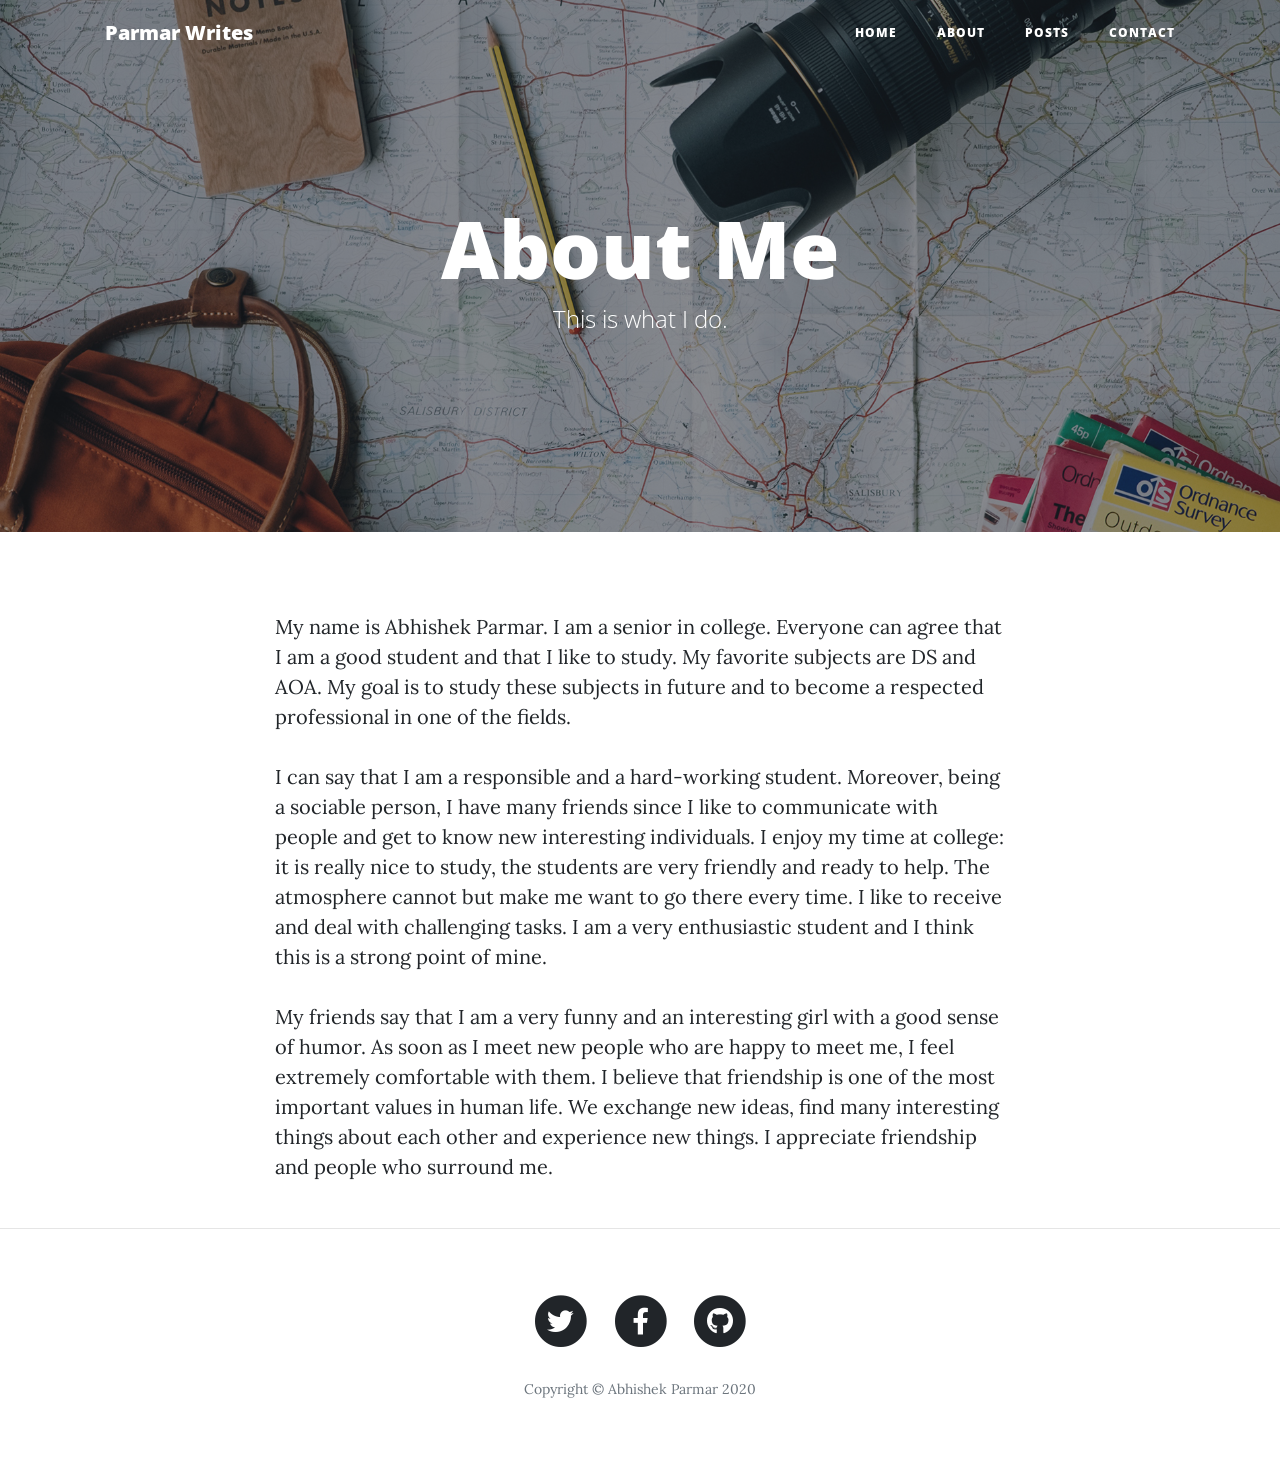
<file: about.html>
<!DOCTYPE html>
<html lang="en">

<head>
<!-- Global site tag (gtag.js) - Google Analytics -->
<script async src="https://www.googletagmanager.com/gtag/js?id=UA-175663963-1"></script>
<script>
  window.dataLayer = window.dataLayer || [];
  function gtag(){dataLayer.push(arguments);}
  gtag('js', new Date());

  gtag('config', 'UA-175663963-1');
</script>

  <meta charset="utf-8">
  <meta name="viewport" content="width=device-width, initial-scale=1, shrink-to-fit=no">
  <meta name="description" content="">
  <meta name="author" content="">

  <title>Abhishek Parmar</title>

  <!-- Bootstrap core CSS -->
  <link href="vendor/bootstrap/css/bootstrap.min.css" rel="stylesheet">

  <!-- Custom fonts for this template -->
  <link href="vendor/fontawesome-free/css/all.min.css" rel="stylesheet" type="text/css">
  <link href='https://fonts.googleapis.com/css?family=Lora:400,700,400italic,700italic' rel='stylesheet' type='text/css'>
  <link href='https://fonts.googleapis.com/css?family=Open+Sans:300italic,400italic,600italic,700italic,800italic,400,300,600,700,800' rel='stylesheet' type='text/css'>

  <!-- Custom styles for this template -->
  <link href="css/clean-blog.min.css" rel="stylesheet">

</head>

<body>

  <!-- Navigation -->
  <nav class="navbar navbar-expand-lg navbar-light fixed-top" id="mainNav">
    <div class="container">
      <a class="navbar-brand" href="index.html">Parmar Writes</a>
      <button class="navbar-toggler navbar-toggler-right" type="button" data-toggle="collapse" data-target="#navbarResponsive" aria-controls="navbarResponsive" aria-expanded="false" aria-label="Toggle navigation">
        Menu
        <i class="fas fa-bars"></i>
      </button>
      <div class="collapse navbar-collapse" id="navbarResponsive">
        <ul class="navbar-nav ml-auto">
          <li class="nav-item">
            <a class="nav-link" href="index.html">Home</a>
          </li>
          <li class="nav-item">
            <a class="nav-link" href="about.html">About</a>
          </li>
          <li class="nav-item">
            <a class="nav-link" href="post1.html">Posts</a>
          </li>
          <li class="nav-item">
            <a class="nav-link" href="contact.html">Contact</a>
          </li>
        </ul>
      </div>
    </div>
  </nav>

  <!-- Page Header -->
  <header class="masthead" style="background-image: url('img/about-bg.jpg')">
    <div class="overlay"></div>
    <div class="container">
      <div class="row">
        <div class="col-lg-8 col-md-10 mx-auto">
          <div class="page-heading">
            <h1>About Me</h1>
            <span class="subheading">This is what I do.</span>
          </div>
        </div>
      </div>
    </div>
  </header>

  <!-- Main Content -->
  <div class="container">
    <div class="row">
      <div class="col-lg-8 col-md-10 mx-auto">
        <p>My name is Abhishek Parmar. I am a senior in college. Everyone can agree that I am a good student and that I like to study. My favorite subjects are DS and AOA. My goal is to study these subjects in future and to become a respected professional in one of the fields.</p>
        <p>I can say that I am a responsible and a hard-working student. Moreover, being a sociable person, I have many friends since I like to communicate with people and get to know new interesting individuals. I enjoy my time at college: it is really nice to study, the students are very friendly and ready to help. The atmosphere cannot but make me want to go there every time. I like to receive and deal with challenging tasks. I am a very enthusiastic student and I think this is a strong point of mine.</p>
        <p>My friends say that I am a very funny and an interesting girl with a good sense of humor. As soon as I meet new people who are happy to meet me, I feel extremely comfortable with them. I believe that friendship is one of the most important values in human life. We exchange new ideas, find many interesting things about each other and experience new things. I appreciate friendship and people who surround me.</p>
      </div>
    </div>
  </div>

  <hr>

  <!-- Footer -->
  <footer>
    <div class="container">
      <div class="row">
        <div class="col-lg-8 col-md-10 mx-auto">
          <ul class="list-inline text-center">
            <li class="list-inline-item">
              <a href="#">
                <span class="fa-stack fa-lg">
                  <i class="fas fa-circle fa-stack-2x"></i>
                  <i class="fab fa-twitter fa-stack-1x fa-inverse"></i>
                </span>
              </a>
            </li>
            <li class="list-inline-item">
              <a href="#">
                <span class="fa-stack fa-lg">
                  <i class="fas fa-circle fa-stack-2x"></i>
                  <i class="fab fa-facebook-f fa-stack-1x fa-inverse"></i>
                </span>
              </a>
            </li>
            <li class="list-inline-item">
              <a href="#">
                <span class="fa-stack fa-lg">
                  <i class="fas fa-circle fa-stack-2x"></i>
                  <i class="fab fa-github fa-stack-1x fa-inverse"></i>
                </span>
              </a>
            </li>
          </ul>
          <p class="copyright text-muted">Copyright &copy; Abhishek Parmar 2020</p>
        </div>
      </div>
    </div>
  </footer>

  <!-- Bootstrap core JavaScript -->
  <script src="vendor/jquery/jquery.min.js"></script>
  <script src="vendor/bootstrap/js/bootstrap.bundle.min.js"></script>

  <!-- Custom scripts for this template -->
  <script src="js/clean-blog.min.js"></script>

</body>

</html>
</file>
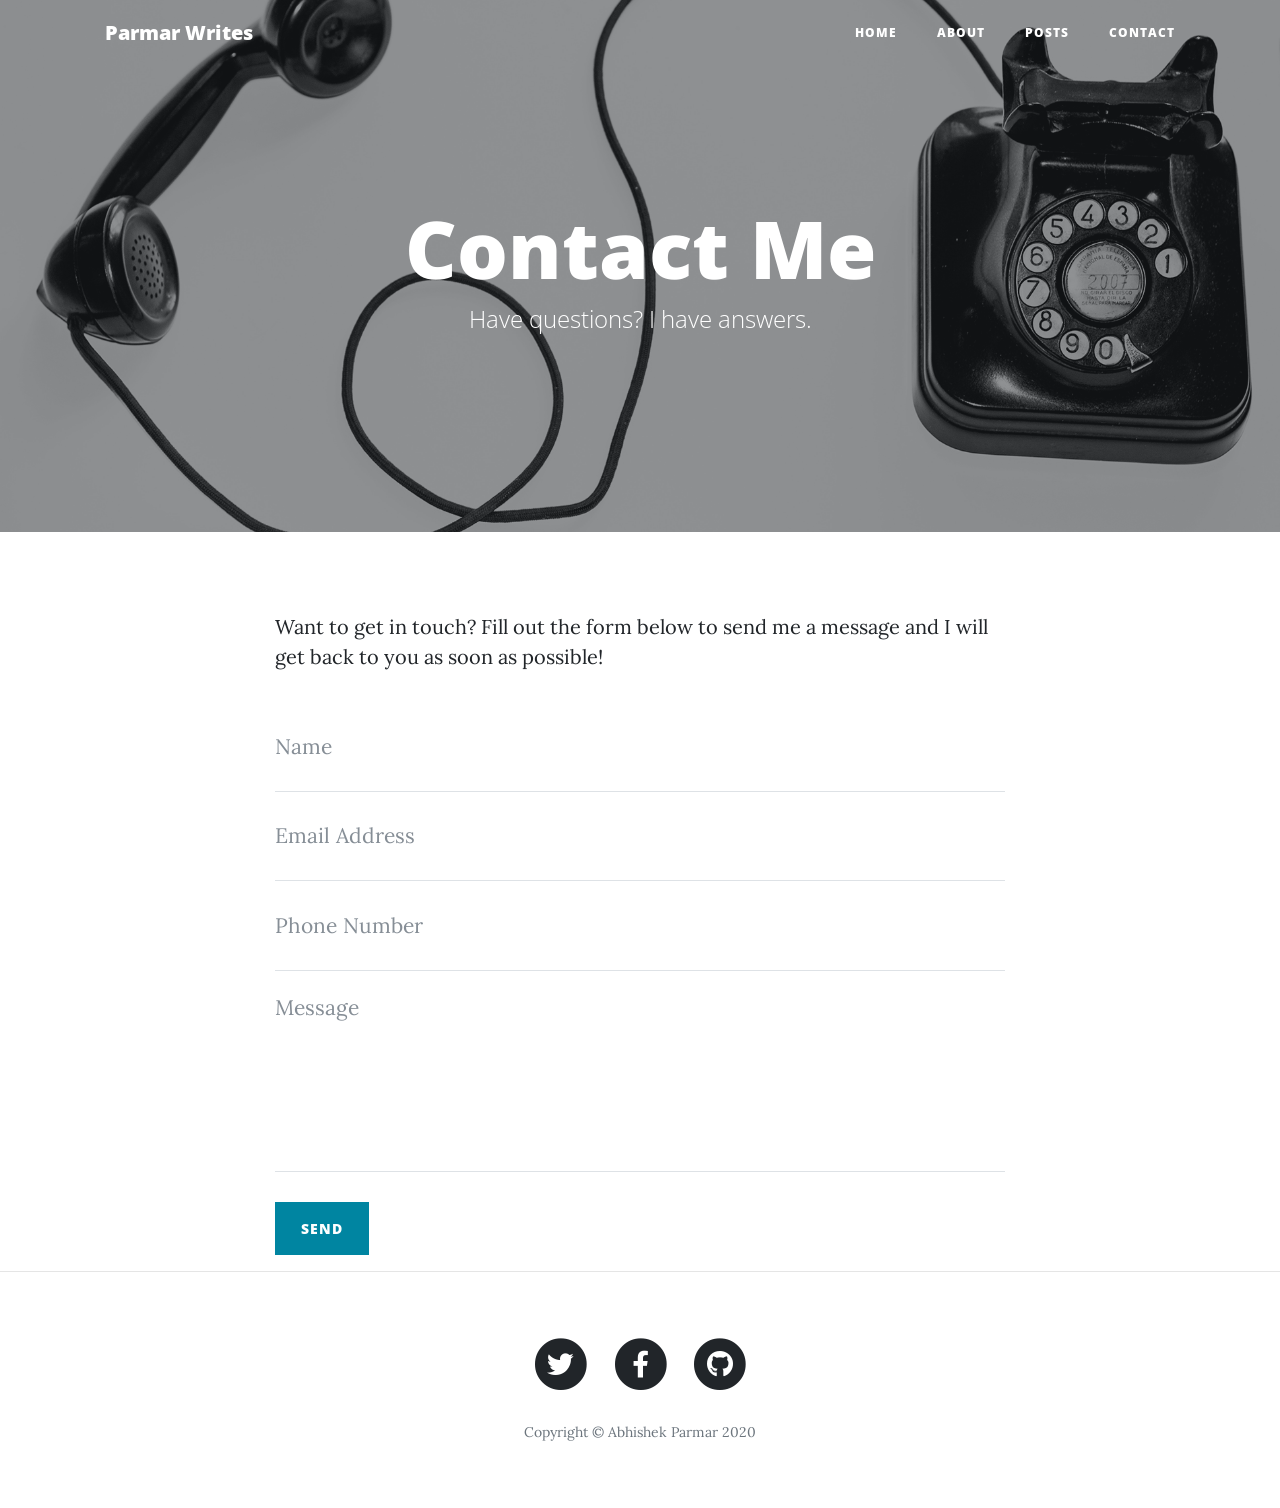
<file: contact.html>
<!DOCTYPE html>
<html lang="en">

<head>
<!-- Global site tag (gtag.js) - Google Analytics -->
<script async src="https://www.googletagmanager.com/gtag/js?id=UA-175663963-1"></script>
<script>
  window.dataLayer = window.dataLayer || [];
  function gtag(){dataLayer.push(arguments);}
  gtag('js', new Date());

  gtag('config', 'UA-175663963-1');
</script>

  <meta charset="utf-8">
  <meta name="viewport" content="width=device-width, initial-scale=1, shrink-to-fit=no">
  <meta name="description" content="">
  <meta name="author" content="">

  <title>Abhishek Parmar</title>

  <!-- Bootstrap core CSS -->
  <link href="vendor/bootstrap/css/bootstrap.min.css" rel="stylesheet">

  <!-- Custom fonts for this template -->
  <link href="vendor/fontawesome-free/css/all.min.css" rel="stylesheet" type="text/css">
  <link href='https://fonts.googleapis.com/css?family=Lora:400,700,400italic,700italic' rel='stylesheet' type='text/css'>
  <link href='https://fonts.googleapis.com/css?family=Open+Sans:300italic,400italic,600italic,700italic,800italic,400,300,600,700,800' rel='stylesheet' type='text/css'>

  <!-- Custom styles for this template -->
  <link href="css/clean-blog.min.css" rel="stylesheet">

</head>

<body>

  <!-- Navigation -->
  <nav class="navbar navbar-expand-lg navbar-light fixed-top" id="mainNav">
    <div class="container">
      <a class="navbar-brand" href="index.html">Parmar Writes</a>
      <button class="navbar-toggler navbar-toggler-right" type="button" data-toggle="collapse" data-target="#navbarResponsive" aria-controls="navbarResponsive" aria-expanded="false" aria-label="Toggle navigation">
        Menu
        <i class="fas fa-bars"></i>
      </button>
      <div class="collapse navbar-collapse" id="navbarResponsive">
        <ul class="navbar-nav ml-auto">
          <li class="nav-item">
            <a class="nav-link" href="index.html">Home</a>
          </li>
          <li class="nav-item">
            <a class="nav-link" href="about.html">About</a>
          </li>
          <li class="nav-item">
            <a class="nav-link" href="post1.html">Posts</a>
          </li>
          <li class="nav-item">
            <a class="nav-link" href="contact.html">Contact</a>
          </li>
        </ul>
      </div>
    </div>
  </nav>

  <!-- Page Header -->
  <header class="masthead" style="background-image: url('img/contact-bg.jpg')">
    <div class="overlay"></div>
    <div class="container">
      <div class="row">
        <div class="col-lg-8 col-md-10 mx-auto">
          <div class="page-heading">
            <h1>Contact Me</h1>
            <span class="subheading">Have questions? I have answers.</span>
          </div>
        </div>
      </div>
    </div>
  </header>

  <!-- Main Content -->
  <div class="container">
    <div class="row">
      <div class="col-lg-8 col-md-10 mx-auto">
        <p>Want to get in touch? Fill out the form below to send me a message and I will get back to you as soon as possible!</p>
        <!-- Contact Form - Enter your email address on line 19 of the mail/contact_me.php file to make this form work. -->
        <!-- WARNING: Some web hosts do not allow emails to be sent through forms to common mail hosts like Gmail or Yahoo. It's recommended that you use a private domain email address! -->
        <!-- To use the contact form, your site must be on a live web host with PHP! The form will not work locally! -->
        <form name="sentMessage" id="contactForm" novalidate>
          <div class="control-group">
            <div class="form-group floating-label-form-group controls">
              <label>Name</label>
              <input type="text" class="form-control" placeholder="Name" id="name" required data-validation-required-message="Please enter your name.">
              <p class="help-block text-danger"></p>
            </div>
          </div>
          <div class="control-group">
            <div class="form-group floating-label-form-group controls">
              <label>Email Address</label>
              <input type="email" class="form-control" placeholder="Email Address" id="email" required data-validation-required-message="Please enter your email address.">
              <p class="help-block text-danger"></p>
            </div>
          </div>
          <div class="control-group">
            <div class="form-group col-xs-12 floating-label-form-group controls">
              <label>Phone Number</label>
              <input type="tel" class="form-control" placeholder="Phone Number" id="phone" required data-validation-required-message="Please enter your phone number.">
              <p class="help-block text-danger"></p>
            </div>
          </div>
          <div class="control-group">
            <div class="form-group floating-label-form-group controls">
              <label>Message</label>
              <textarea rows="5" class="form-control" placeholder="Message" id="message" required data-validation-required-message="Please enter a message."></textarea>
              <p class="help-block text-danger"></p>
            </div>
          </div>
          <br>
          <div id="success"></div>
          <button type="submit" class="btn btn-primary" id="sendMessageButton">Send</button>
        </form>
      </div>
    </div>
  </div>

  <hr>

  <!-- Footer -->
  <footer>
    <div class="container">
      <div class="row">
        <div class="col-lg-8 col-md-10 mx-auto">
          <ul class="list-inline text-center">
            <li class="list-inline-item">
              <a href="#">
                <span class="fa-stack fa-lg">
                  <i class="fas fa-circle fa-stack-2x"></i>
                  <i class="fab fa-twitter fa-stack-1x fa-inverse"></i>
                </span>
              </a>
            </li>
            <li class="list-inline-item">
              <a href="#">
                <span class="fa-stack fa-lg">
                  <i class="fas fa-circle fa-stack-2x"></i>
                  <i class="fab fa-facebook-f fa-stack-1x fa-inverse"></i>
                </span>
              </a>
            </li>
            <li class="list-inline-item">
              <a href="#">
                <span class="fa-stack fa-lg">
                  <i class="fas fa-circle fa-stack-2x"></i>
                  <i class="fab fa-github fa-stack-1x fa-inverse"></i>
                </span>
              </a>
            </li>
          </ul>
          <p class="copyright text-muted">Copyright &copy; Abhishek Parmar 2020</p>
        </div>
      </div>
    </div>
  </footer>

  <!-- Bootstrap core JavaScript -->
  <script src="vendor/jquery/jquery.min.js"></script>
  <script src="vendor/bootstrap/js/bootstrap.bundle.min.js"></script>

  <!-- Contact Form JavaScript -->
  <script src="js/jqBootstrapValidation.js"></script>
  <script src="js/contact_me.js"></script>

  <!-- Custom scripts for this template -->
  <script src="js/clean-blog.min.js"></script>

</body>

</html>
</file>
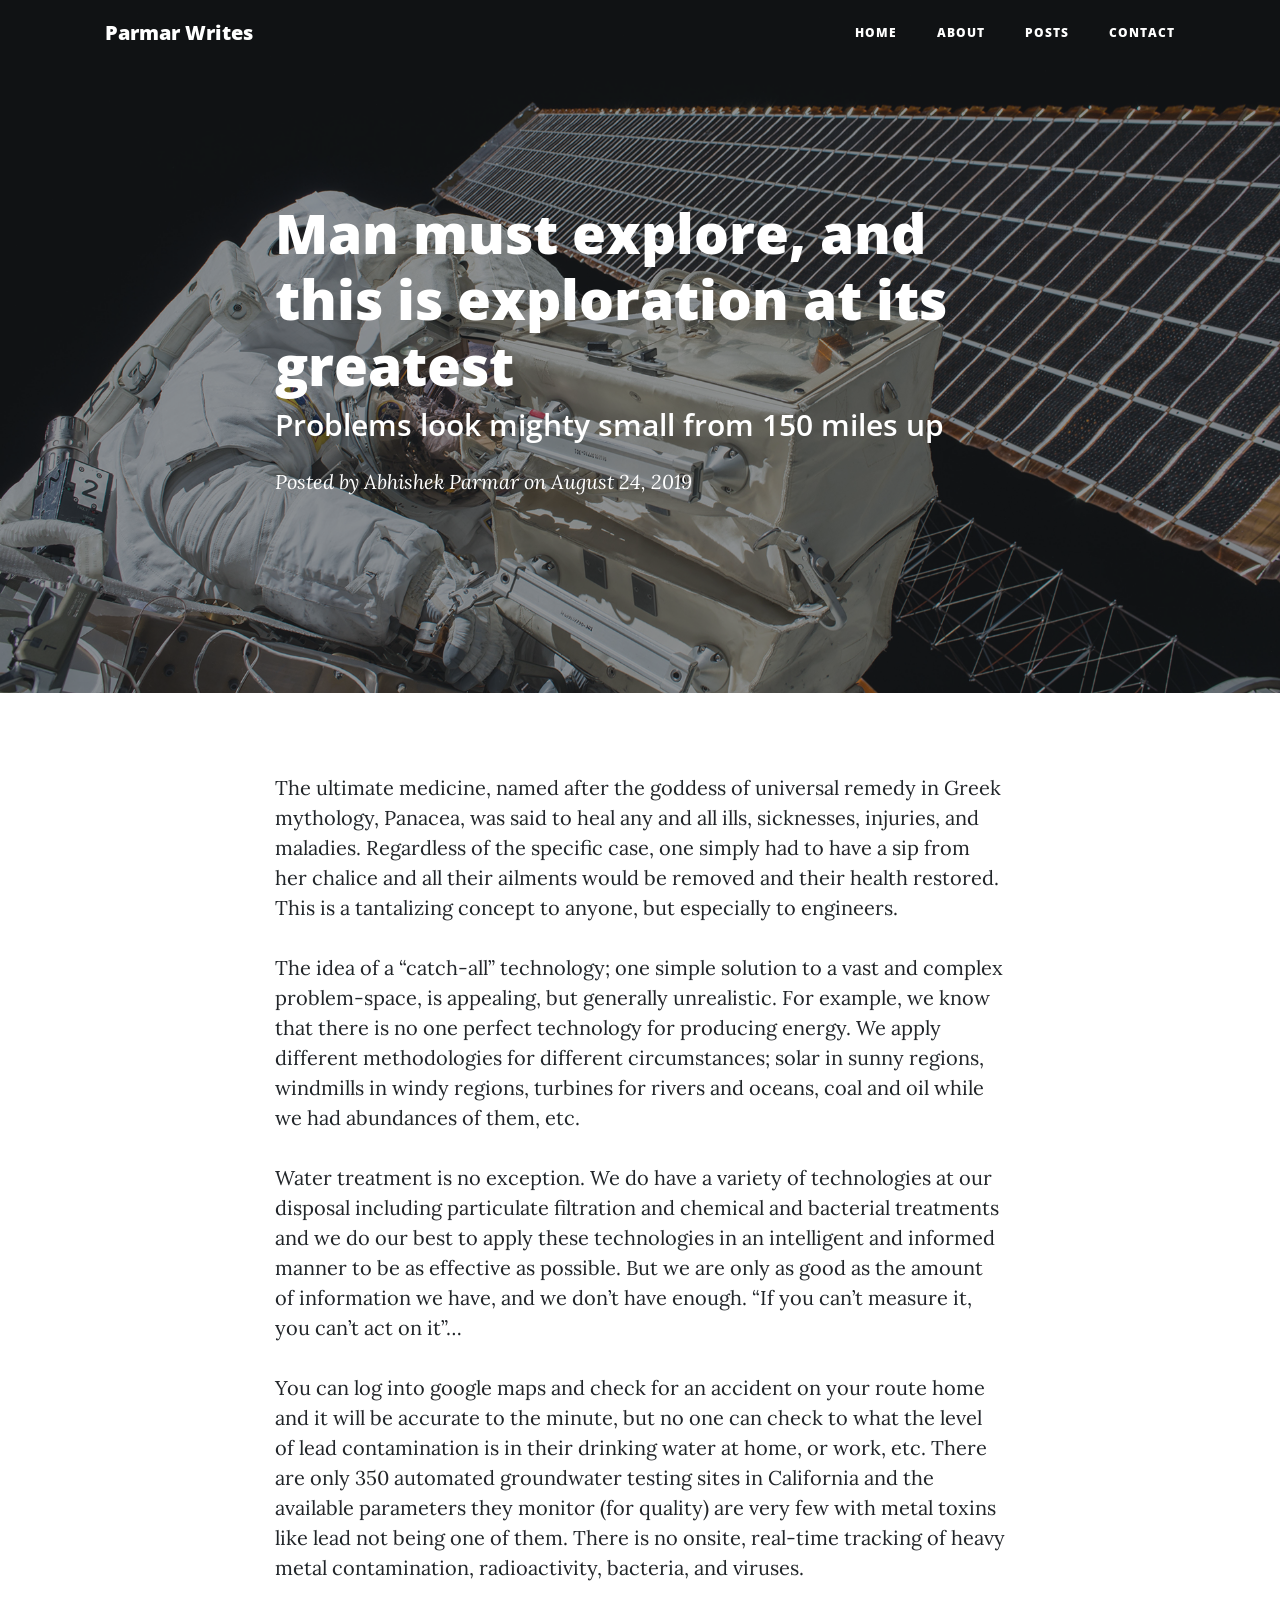
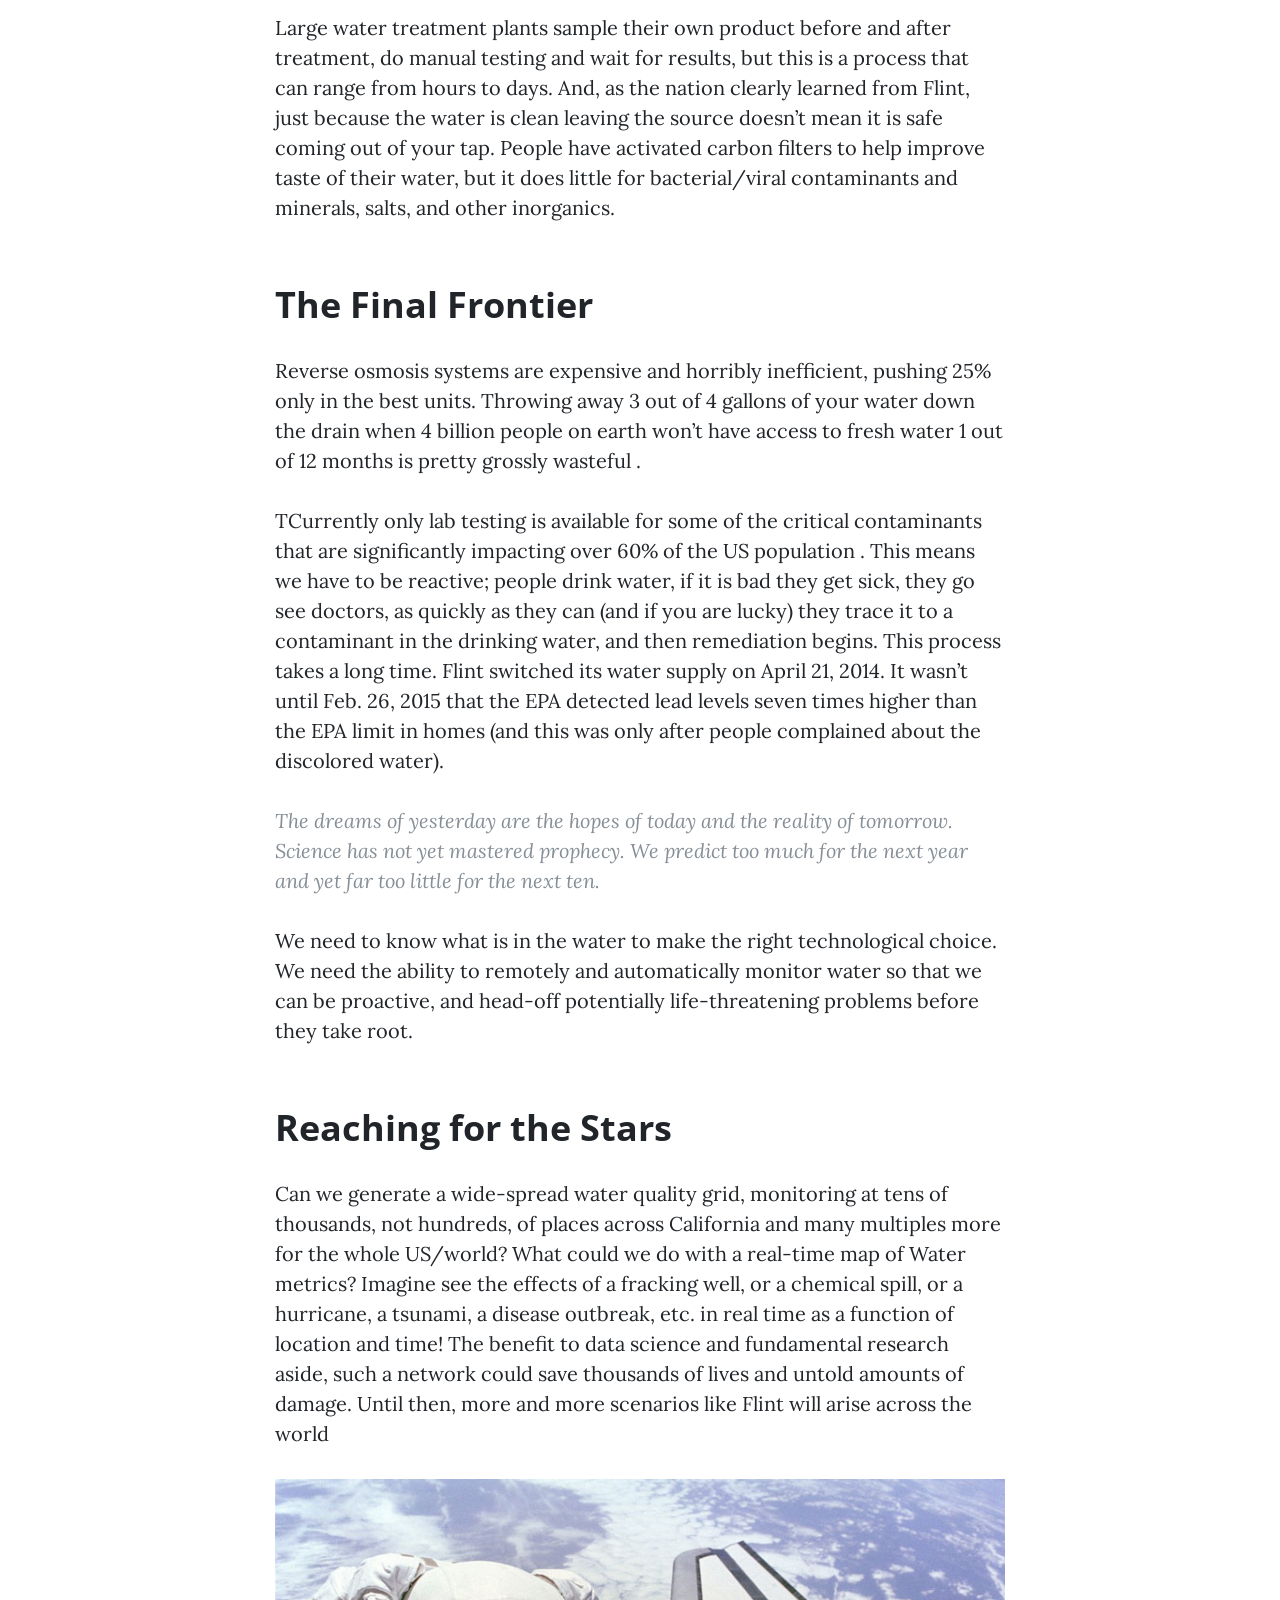
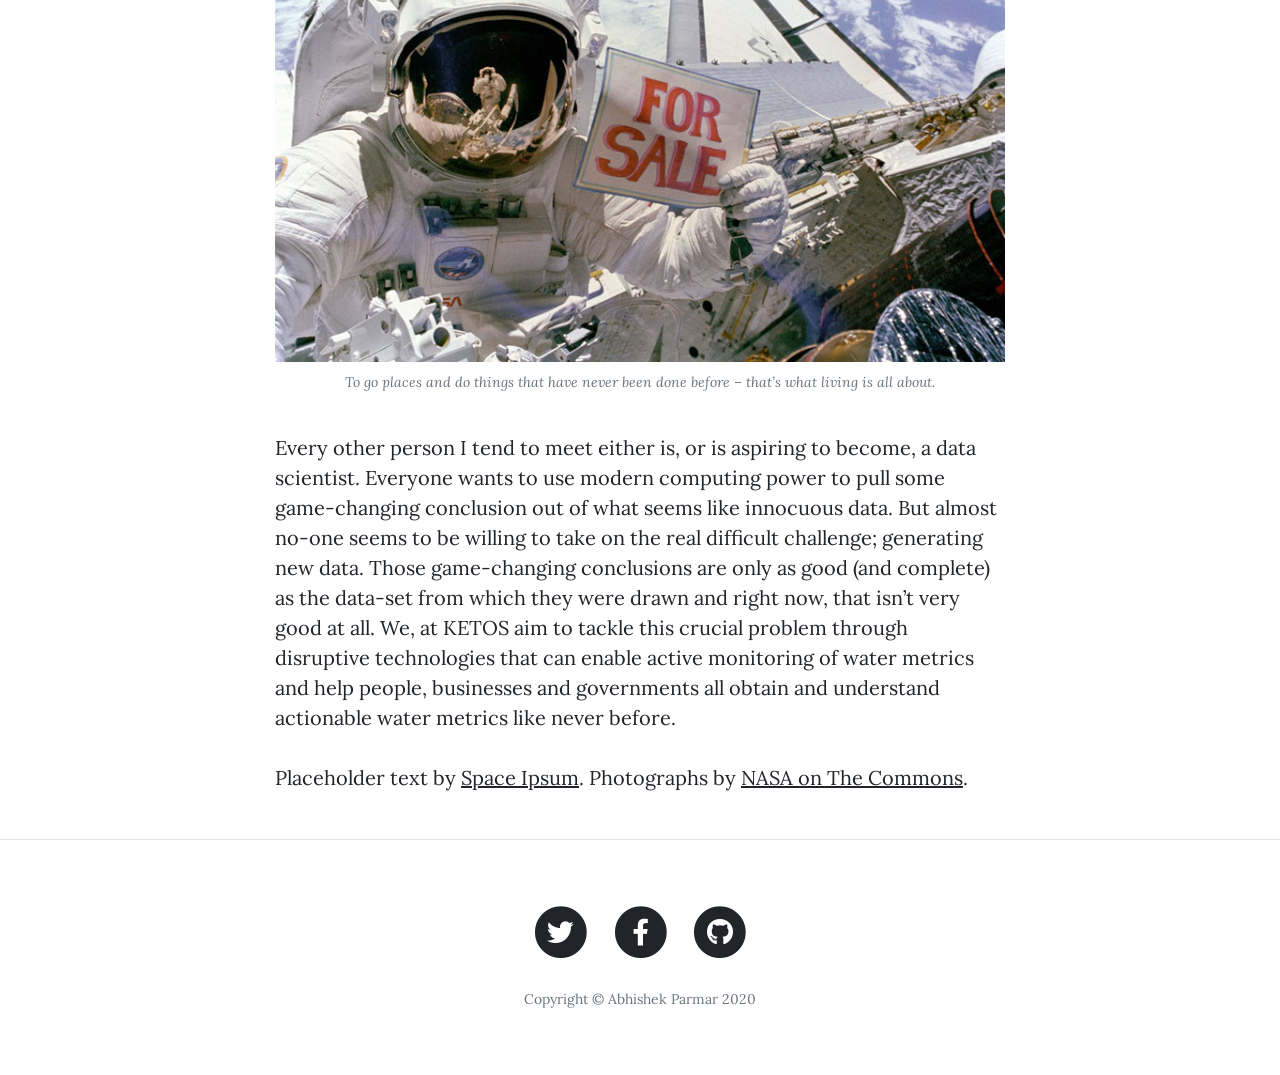
<file: post1.html>
<!DOCTYPE html>
<html lang="en">

<head>
<!-- Global site tag (gtag.js) - Google Analytics -->
<script async src="https://www.googletagmanager.com/gtag/js?id=UA-175663963-1"></script>
<script>
  window.dataLayer = window.dataLayer || [];
  function gtag(){dataLayer.push(arguments);}
  gtag('js', new Date());

  gtag('config', 'UA-175663963-1');
</script>

  <meta charset="utf-8">
  <meta name="viewport" content="width=device-width, initial-scale=1, shrink-to-fit=no">
  <meta name="description" content="">
  <meta name="author" content="">

  <title>Abhishek Parmar</title>

  <!-- Bootstrap core CSS -->
  <link href="vendor/bootstrap/css/bootstrap.min.css" rel="stylesheet">

  <!-- Custom fonts for this template -->
  <link href="vendor/fontawesome-free/css/all.min.css" rel="stylesheet" type="text/css">
  <link href='https://fonts.googleapis.com/css?family=Lora:400,700,400italic,700italic' rel='stylesheet' type='text/css'>
  <link href='https://fonts.googleapis.com/css?family=Open+Sans:300italic,400italic,600italic,700italic,800italic,400,300,600,700,800' rel='stylesheet' type='text/css'>

  <!-- Custom styles for this template -->
  <link href="css/clean-blog.min.css" rel="stylesheet">

</head>

<body>

  <!-- Navigation -->
  <nav class="navbar navbar-expand-lg navbar-light fixed-top" id="mainNav">
    <div class="container">
      <a class="navbar-brand" href="index.html">Parmar Writes</a>
      <button class="navbar-toggler navbar-toggler-right" type="button" data-toggle="collapse" data-target="#navbarResponsive" aria-controls="navbarResponsive" aria-expanded="false" aria-label="Toggle navigation">
        Menu
        <i class="fas fa-bars"></i>
      </button>
      <div class="collapse navbar-collapse" id="navbarResponsive">
        <ul class="navbar-nav ml-auto">
          <li class="nav-item">
            <a class="nav-link" href="index.html">Home</a>
          </li>
          <li class="nav-item">
            <a class="nav-link" href="about.html">About</a>
          </li>
          <li class="nav-item">
            <a class="nav-link" href="post1.html">Posts</a>
          </li>
          <li class="nav-item">
            <a class="nav-link" href="contact.html">Contact</a>
          </li>
        </ul>
      </div>
    </div>
  </nav>

  <!-- Page Header -->
  <header class="masthead" style="background-image: url('img/post-bg.jpg')">
    <div class="overlay"></div>
    <div class="container">
      <div class="row">
        <div class="col-lg-8 col-md-10 mx-auto">
          <div class="post-heading">
            <h1>Man must explore, and this is exploration at its greatest</h1>
            <h2 class="subheading">Problems look mighty small from 150 miles up</h2>
            <span class="meta">Posted by
              <a href="#">Abhishek Parmar</a>
              on August 24, 2019</span>
          </div>
        </div>
      </div>
    </div>
  </header>

  <!-- Post Content -->
  <article>
    <div class="container">
      <div class="row">
        <div class="col-lg-8 col-md-10 mx-auto">
          <p>The ultimate medicine, named after the goddess of universal remedy in Greek mythology, Panacea, was said to heal any and all ills, sicknesses, injuries, and maladies. Regardless of the specific case, one simply had to have a sip from her chalice and all their ailments would be removed and their health restored. This is a tantalizing concept to anyone, but especially to engineers.</p>

          <p>The idea of a “catch-all” technology; one simple solution to a vast and complex problem-space, is appealing, but generally unrealistic. For example, we know that there is no one perfect technology for producing energy. We apply different methodologies for different circumstances; solar in sunny regions, windmills in windy regions, turbines for rivers and oceans, coal and oil while we had abundances of them, etc.</p>

          <p>Water treatment is no exception. We do have a variety of technologies at our disposal including particulate filtration and chemical and bacterial treatments and we do our best to apply these technologies in an intelligent and informed manner to be as effective as possible. But we are only as good as the amount of information we have, and we don’t have enough. “If you can’t measure it, you can’t act on it”…</p>

          <p>You can log into google maps and check for an accident on your route home and it will be accurate to the minute, but no one can check to what the level of lead contamination is in their drinking water at home, or work, etc. There are only 350 automated groundwater testing sites in California and the available parameters they monitor (for quality) are very few with metal toxins like lead not being one of them. There is no onsite, real-time tracking of heavy metal contamination, radioactivity, bacteria, and viruses.</p>

          <p>Large water treatment plants sample their own product before and after treatment, do manual testing and wait for results, but this is a process that can range from hours to days. And, as the nation clearly learned from Flint, just because the water is clean leaving the source doesn’t mean it is safe coming out of your tap. People have activated carbon filters to help improve taste of their water, but it does little for bacterial/viral contaminants and minerals, salts, and other inorganics.</p>

          <h2 class="section-heading">The Final Frontier</h2>

          <p>Reverse osmosis systems are expensive and horribly inefficient, pushing 25% only in the best units. Throwing away 3 out of 4 gallons of your water down the drain when 4 billion people on earth won’t have access to fresh water 1 out of 12 months is pretty grossly wasteful .</p>

          <p>TCurrently only lab testing is available for some of the critical contaminants that are significantly impacting over 60% of the US population . This means we have to be reactive; people drink water, if it is bad they get sick, they go see doctors, as quickly as they can (and if you are lucky) they trace it to a contaminant in the drinking water, and then remediation begins. This process takes a long time. Flint switched its water supply on April 21, 2014. It wasn’t until Feb. 26, 2015 that the EPA detected lead levels seven times higher than the EPA limit in homes (and this was only after people complained about the discolored water).</p>

          <blockquote class="blockquote">The dreams of yesterday are the hopes of today and the reality of tomorrow. Science has not yet mastered prophecy. We predict too much for the next year and yet far too little for the next ten.</blockquote>

          <p>We need to know what is in the water to make the right technological choice. We need the ability to remotely and automatically monitor water so that we can be proactive, and head-off potentially life-threatening problems before they take root.

</p>

          <h2 class="section-heading">Reaching for the Stars</h2>

          <p>Can we generate a wide-spread water quality grid, monitoring at tens of thousands, not hundreds, of places across California and many multiples more for the whole US/world? What could we do with a real-time map of Water metrics? Imagine see the effects of a fracking well, or a chemical spill, or a hurricane, a tsunami, a disease outbreak, etc. in real time as a function of location and time! The benefit to data science and fundamental research aside, such a network could save thousands of lives and untold amounts of damage. Until then, more and more scenarios like Flint will arise across the world</p>

          <a href="#">
            <img class="img-fluid" src="img/post-sample-image.jpg" alt="">
          </a>
          <span class="caption text-muted">To go places and do things that have never been done before – that’s what living is all about.</span>

          <p>Every other person I tend to meet either is, or is aspiring to become, a data scientist. Everyone wants to use modern computing power to pull some game-changing conclusion out of what seems like innocuous data. But almost no-one seems to be willing to take on the real difficult challenge; generating new data. Those game-changing conclusions are only as good (and complete) as the data-set from which they were drawn and right now, that isn’t very good at all. We, at KETOS aim to tackle this crucial problem through disruptive technologies that can enable active monitoring of water metrics and help people, businesses and governments all obtain and understand actionable water metrics like never before.</p>


          <p>Placeholder text by
            <a href="http://spaceipsum.com/">Space Ipsum</a>. Photographs by
            <a href="https://www.flickr.com/photos/nasacommons/">NASA on The Commons</a>.</p>
        </div>
      </div>
    </div>
  </article>

  <hr>

  <!-- Footer -->
  <footer>
    <div class="container">
      <div class="row">
        <div class="col-lg-8 col-md-10 mx-auto">
          <ul class="list-inline text-center">
            <li class="list-inline-item">
              <a href="#">
                <span class="fa-stack fa-lg">
                  <i class="fas fa-circle fa-stack-2x"></i>
                  <i class="fab fa-twitter fa-stack-1x fa-inverse"></i>
                </span>
              </a>
            </li>
            <li class="list-inline-item">
              <a href="#">
                <span class="fa-stack fa-lg">
                  <i class="fas fa-circle fa-stack-2x"></i>
                  <i class="fab fa-facebook-f fa-stack-1x fa-inverse"></i>
                </span>
              </a>
            </li>
            <li class="list-inline-item">
              <a href="#">
                <span class="fa-stack fa-lg">
                  <i class="fas fa-circle fa-stack-2x"></i>
                  <i class="fab fa-github fa-stack-1x fa-inverse"></i>
                </span>
              </a>
            </li>
          </ul>
          <p class="copyright text-muted">Copyright &copy; Abhishek Parmar 2020</p>
        </div>
      </div>
    </div>
  </footer>

  <!-- Bootstrap core JavaScript -->
  <script src="vendor/jquery/jquery.min.js"></script>
  <script src="vendor/bootstrap/js/bootstrap.bundle.min.js"></script>

  <!-- Custom scripts for this template -->
  <script src="js/clean-blog.min.js"></script>

</body>

</html>
</file>
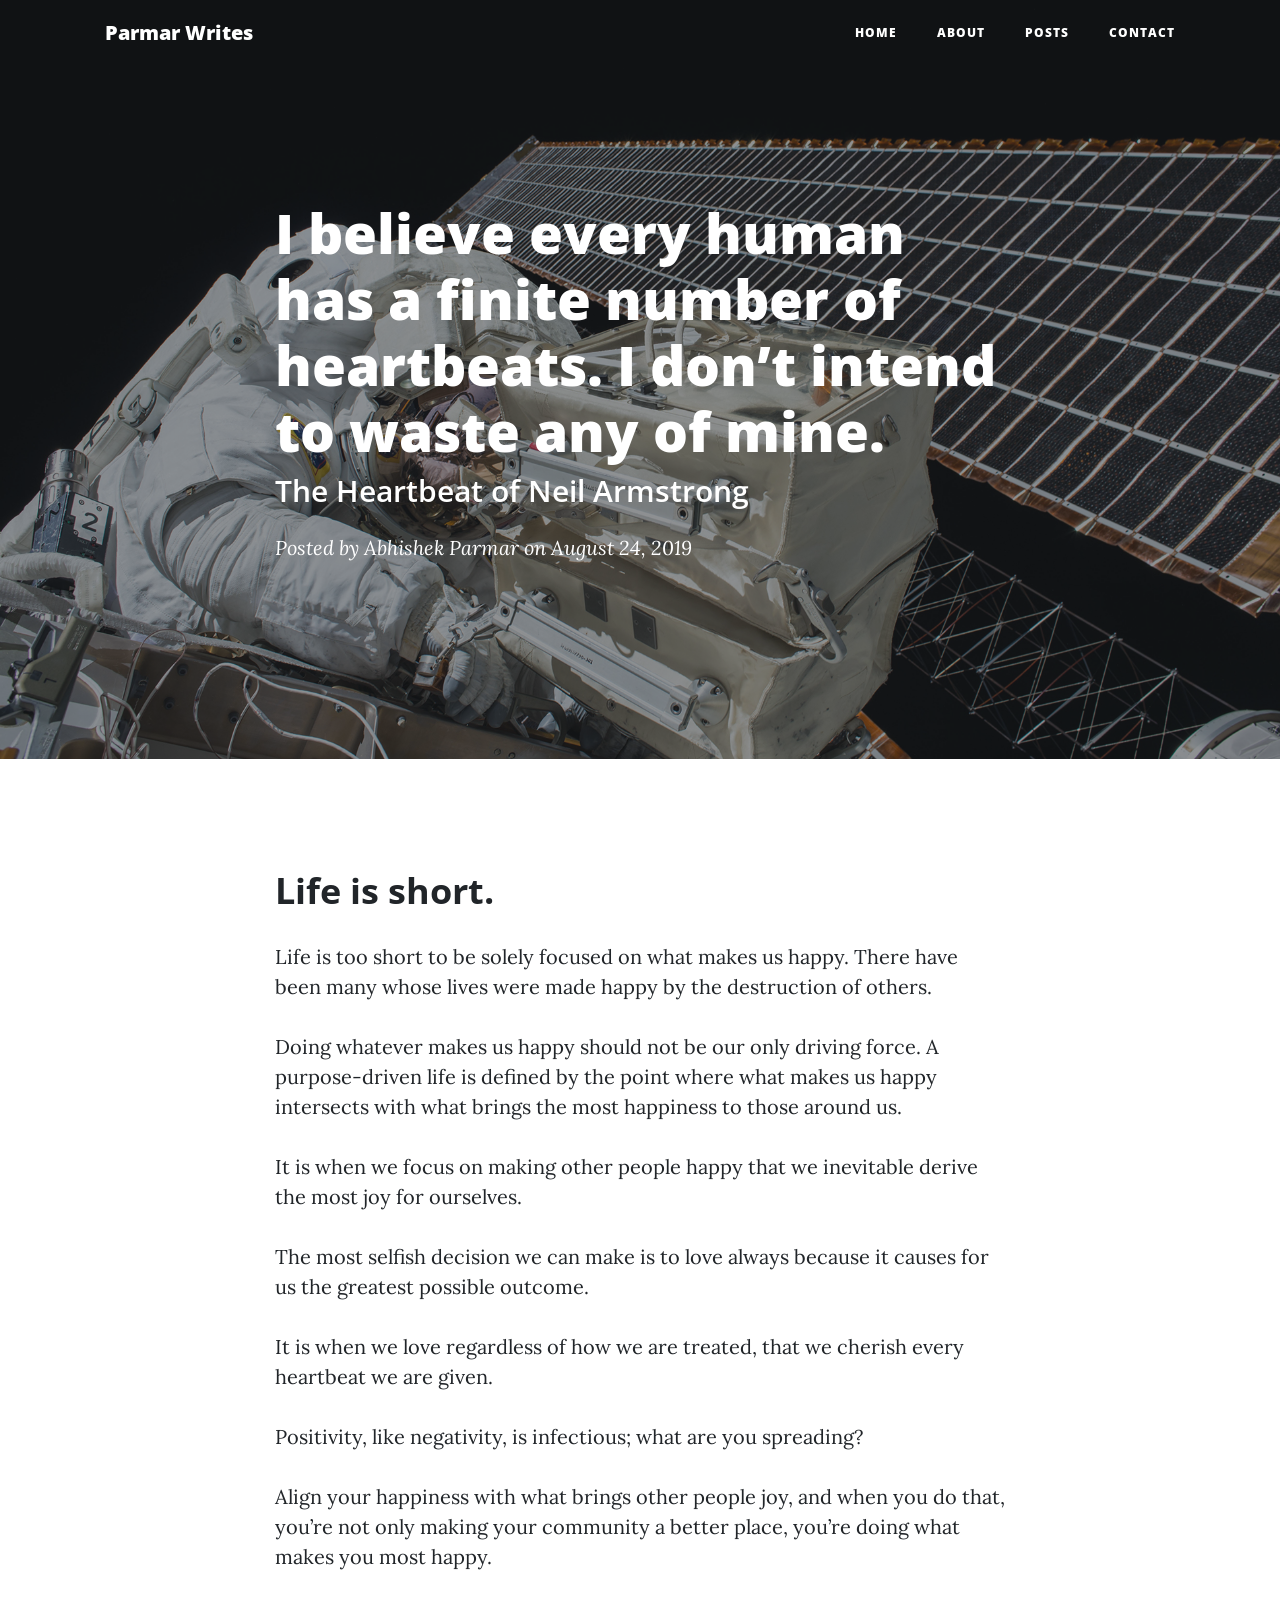
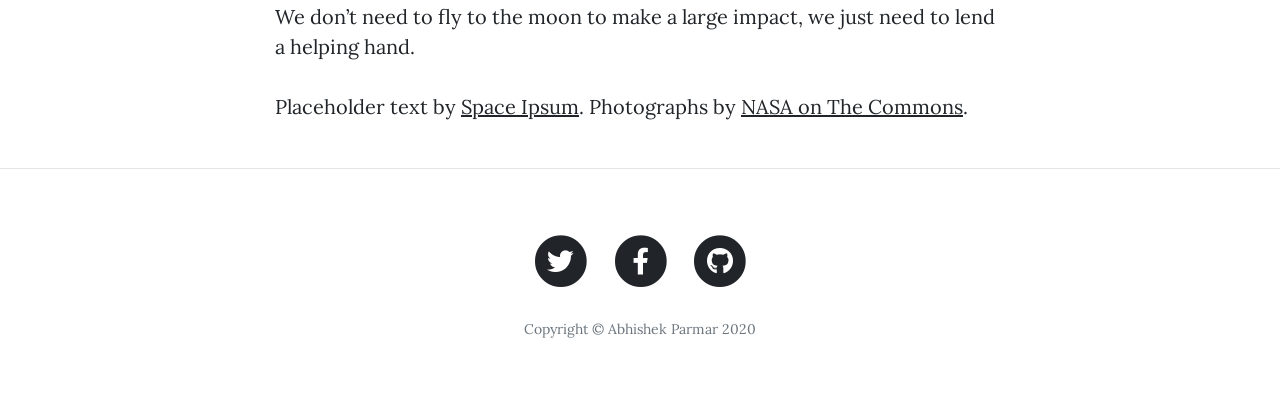
<file: post2.html>
<!DOCTYPE html>
<html lang="en">

<head>
<!-- Global site tag (gtag.js) - Google Analytics -->
<script async src="https://www.googletagmanager.com/gtag/js?id=UA-175663963-1"></script>
<script>
  window.dataLayer = window.dataLayer || [];
  function gtag(){dataLayer.push(arguments);}
  gtag('js', new Date());

  gtag('config', 'UA-175663963-1');
</script>

  <meta charset="utf-8">
  <meta name="viewport" content="width=device-width, initial-scale=1, shrink-to-fit=no">
  <meta name="description" content="">
  <meta name="author" content="">

  <title>Abhishek Parmar</title>

  <!-- Bootstrap core CSS -->
  <link href="vendor/bootstrap/css/bootstrap.min.css" rel="stylesheet">

  <!-- Custom fonts for this template -->
  <link href="vendor/fontawesome-free/css/all.min.css" rel="stylesheet" type="text/css">
  <link href='https://fonts.googleapis.com/css?family=Lora:400,700,400italic,700italic' rel='stylesheet' type='text/css'>
  <link href='https://fonts.googleapis.com/css?family=Open+Sans:300italic,400italic,600italic,700italic,800italic,400,300,600,700,800' rel='stylesheet' type='text/css'>

  <!-- Custom styles for this template -->
  <link href="css/clean-blog.min.css" rel="stylesheet">

</head>

<body>

  <!-- Navigation -->
  <nav class="navbar navbar-expand-lg navbar-light fixed-top" id="mainNav">
    <div class="container">
      <a class="navbar-brand" href="index.html">Parmar Writes</a>
      <button class="navbar-toggler navbar-toggler-right" type="button" data-toggle="collapse" data-target="#navbarResponsive" aria-controls="navbarResponsive" aria-expanded="false" aria-label="Toggle navigation">
        Menu
        <i class="fas fa-bars"></i>
      </button>
      <div class="collapse navbar-collapse" id="navbarResponsive">
        <ul class="navbar-nav ml-auto">
          <li class="nav-item">
            <a class="nav-link" href="index.html">Home</a>
          </li>
          <li class="nav-item">
            <a class="nav-link" href="about.html">About</a>
          </li>
          <li class="nav-item">
            <a class="nav-link" href="post1.html">Posts</a>
          </li>
          <li class="nav-item">
            <a class="nav-link" href="contact.html">Contact</a>
          </li>
        </ul>
      </div>
    </div>
  </nav>

  <!-- Page Header -->
  <header class="masthead" style="background-image: url('img/post-bg.jpg')">
    <div class="overlay"></div>
    <div class="container">
      <div class="row">
        <div class="col-lg-8 col-md-10 mx-auto">
          <div class="post-heading">
            <h1>I believe every human has a finite number of heartbeats. I don’t intend to waste any of mine.</h1>
            <h2 class="subheading">The Heartbeat of Neil Armstrong</h2>
            <span class="meta">Posted by
              <a href="#">Abhishek Parmar</a>
              on August 24, 2019</span>
          </div>
        </div>
      </div>
    </div>
  </header>

  <!-- Post Content -->
  <article>
    <div class="container">
      <div class="row">
        <div class="col-lg-8 col-md-10 mx-auto">
        <h2 class="section-heading">Life is short.</h2>
          <p>Life is too short to be solely focused on what makes us happy. There have been many whose lives were made happy by the destruction of others.</p>

          <p>Doing whatever makes us happy should not be our only driving force. A purpose-driven life is defined by the point where what makes us happy intersects with what brings the most happiness to those around us.</p>

          <p>It is when we focus on making other people happy that we inevitable derive the most joy for ourselves.</p>

          <p>The most selfish decision we can make is to love always because it causes for us the greatest possible outcome.</p>

          <p>It is when we love regardless of how we are treated, that we cherish every heartbeat we are given.</p>

          <p>Positivity, like negativity, is infectious; what are you spreading?</p>

          <p>Align your happiness with what brings other people joy, and when you do that, you’re not only making your community a better place, you’re doing what makes you most happy.</p>

          <p>We don’t need to fly to the moon to make a large impact, we just need to lend a helping hand.

</p>

          <p>Placeholder text by
            <a href="http://spaceipsum.com/">Space Ipsum</a>. Photographs by
            <a href="https://www.flickr.com/photos/nasacommons/">NASA on The Commons</a>.</p>
        </div>
      </div>
    </div>
  </article>

  <hr>

  <!-- Footer -->
  <footer>
    <div class="container">
      <div class="row">
        <div class="col-lg-8 col-md-10 mx-auto">
          <ul class="list-inline text-center">
            <li class="list-inline-item">
              <a href="#">
                <span class="fa-stack fa-lg">
                  <i class="fas fa-circle fa-stack-2x"></i>
                  <i class="fab fa-twitter fa-stack-1x fa-inverse"></i>
                </span>
              </a>
            </li>
            <li class="list-inline-item">
              <a href="#">
                <span class="fa-stack fa-lg">
                  <i class="fas fa-circle fa-stack-2x"></i>
                  <i class="fab fa-facebook-f fa-stack-1x fa-inverse"></i>
                </span>
              </a>
            </li>
            <li class="list-inline-item">
              <a href="#">
                <span class="fa-stack fa-lg">
                  <i class="fas fa-circle fa-stack-2x"></i>
                  <i class="fab fa-github fa-stack-1x fa-inverse"></i>
                </span>
              </a>
            </li>
          </ul>
          <p class="copyright text-muted">Copyright &copy; Abhishek Parmar 2020</p>
        </div>
      </div>
    </div>
  </footer>

  <!-- Bootstrap core JavaScript -->
  <script src="vendor/jquery/jquery.min.js"></script>
  <script src="vendor/bootstrap/js/bootstrap.bundle.min.js"></script>

  <!-- Custom scripts for this template -->
  <script src="js/clean-blog.min.js"></script>

</body>

</html>
</file>
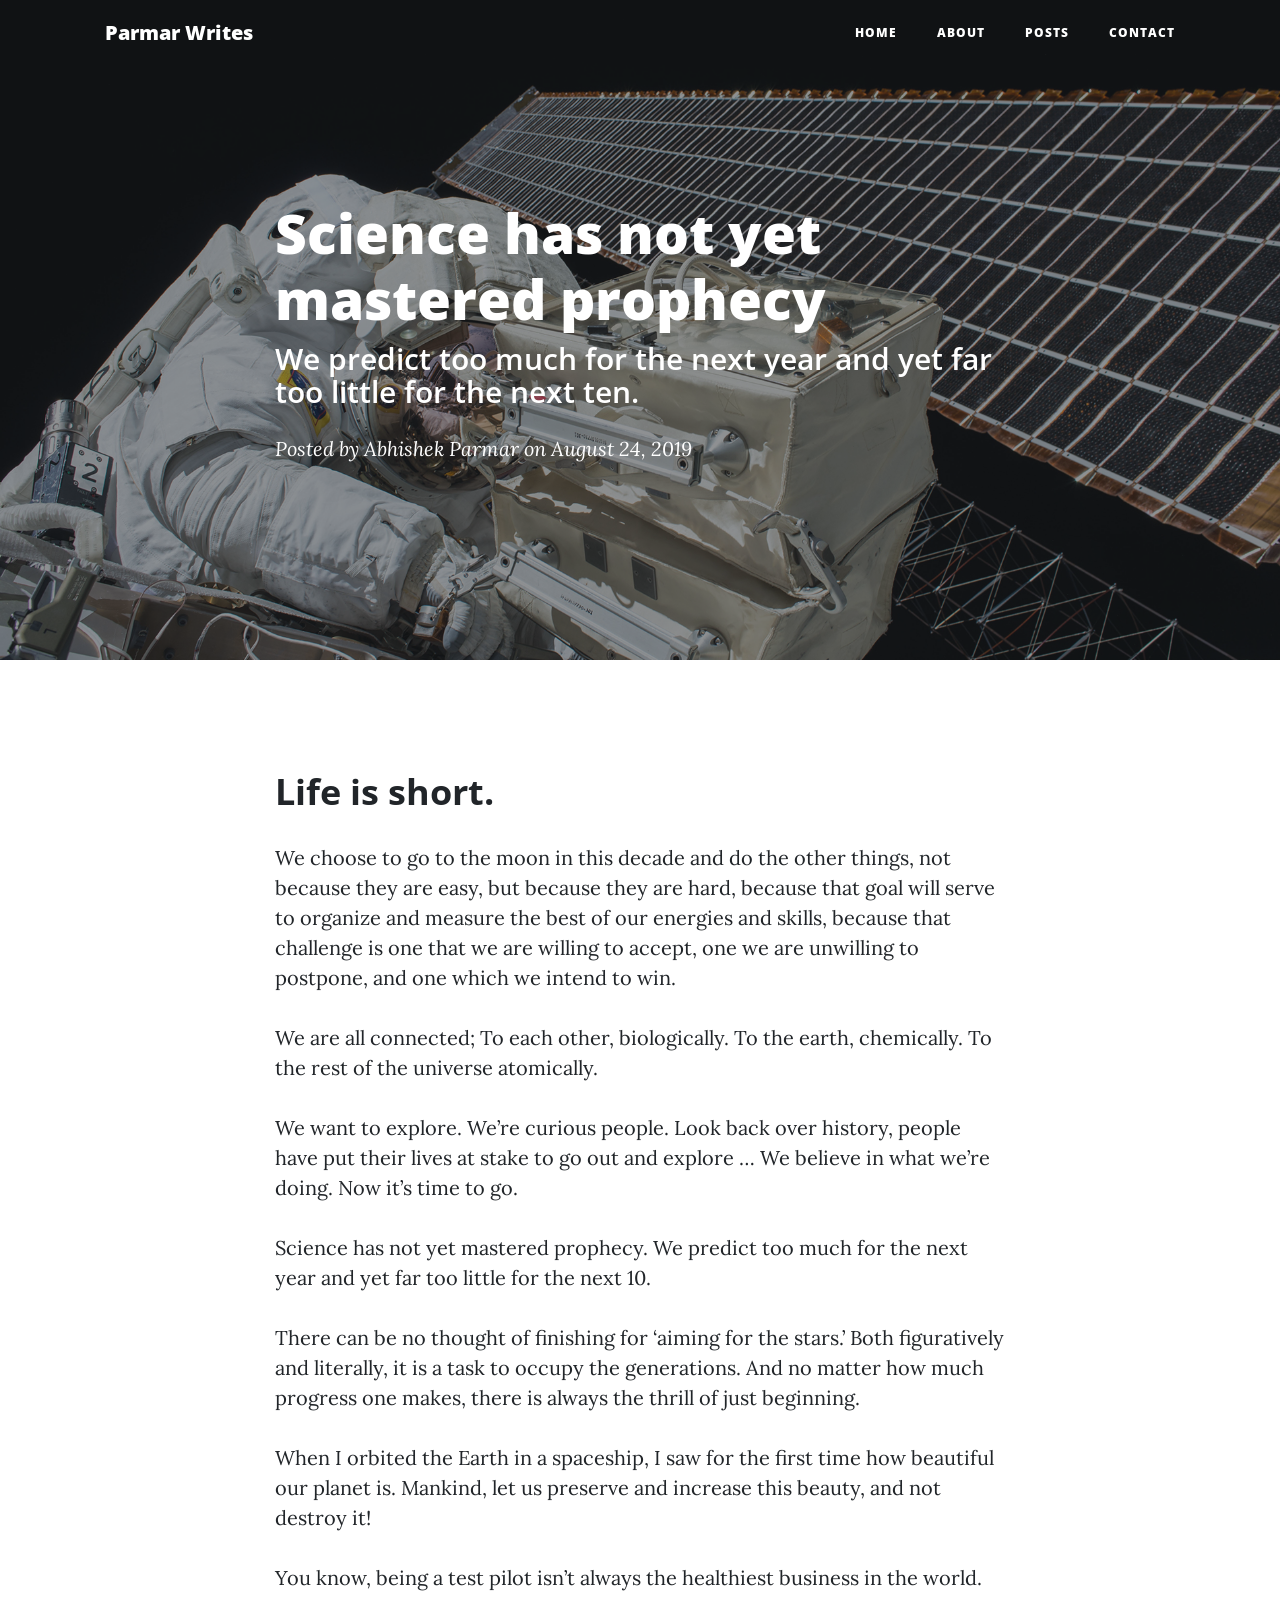
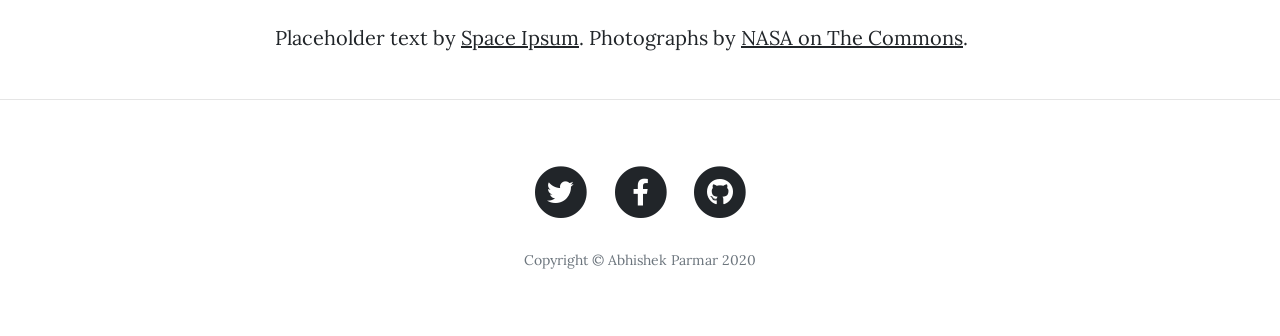
<file: post3.html>
<!DOCTYPE html>
<html lang="en">

<head>
<!-- Global site tag (gtag.js) - Google Analytics -->
<script async src="https://www.googletagmanager.com/gtag/js?id=UA-175663963-1"></script>
<script>
  window.dataLayer = window.dataLayer || [];
  function gtag(){dataLayer.push(arguments);}
  gtag('js', new Date());

  gtag('config', 'UA-175663963-1');
</script>

  <meta charset="utf-8">
  <meta name="viewport" content="width=device-width, initial-scale=1, shrink-to-fit=no">
  <meta name="description" content="">
  <meta name="author" content="">

  <title>Abhishek Parmar</title>

  <!-- Bootstrap core CSS -->
  <link href="vendor/bootstrap/css/bootstrap.min.css" rel="stylesheet">

  <!-- Custom fonts for this template -->
  <link href="vendor/fontawesome-free/css/all.min.css" rel="stylesheet" type="text/css">
  <link href='https://fonts.googleapis.com/css?family=Lora:400,700,400italic,700italic' rel='stylesheet' type='text/css'>
  <link href='https://fonts.googleapis.com/css?family=Open+Sans:300italic,400italic,600italic,700italic,800italic,400,300,600,700,800' rel='stylesheet' type='text/css'>

  <!-- Custom styles for this template -->
  <link href="css/clean-blog.min.css" rel="stylesheet">

</head>

<body>

  <!-- Navigation -->
  <nav class="navbar navbar-expand-lg navbar-light fixed-top" id="mainNav">
    <div class="container">
      <a class="navbar-brand" href="index.html">Parmar Writes</a>
      <button class="navbar-toggler navbar-toggler-right" type="button" data-toggle="collapse" data-target="#navbarResponsive" aria-controls="navbarResponsive" aria-expanded="false" aria-label="Toggle navigation">
        Menu
        <i class="fas fa-bars"></i>
      </button>
      <div class="collapse navbar-collapse" id="navbarResponsive">
        <ul class="navbar-nav ml-auto">
          <li class="nav-item">
            <a class="nav-link" href="index.html">Home</a>
          </li>
          <li class="nav-item">
            <a class="nav-link" href="about.html">About</a>
          </li>
          <li class="nav-item">
            <a class="nav-link" href="post1.html">Posts</a>
          </li>
          <li class="nav-item">
            <a class="nav-link" href="contact.html">Contact</a>
          </li>
        </ul>
      </div>
    </div>
  </nav>

  <!-- Page Header -->
  <header class="masthead" style="background-image: url('img/post-bg.jpg')">
    <div class="overlay"></div>
    <div class="container">
      <div class="row">
        <div class="col-lg-8 col-md-10 mx-auto">
          <div class="post-heading">
            <h1>Science has not yet mastered prophecy</h1>
            <h2 class="subheading">We predict too much for the next year and yet far too little for the next ten.</h2>
            <span class="meta">Posted by
              <a href="#">Abhishek Parmar</a>
              on August 24, 2019</span>
          </div>
        </div>
      </div>
    </div>
  </header>

  <!-- Post Content -->
  <article>
    <div class="container">
      <div class="row">
        <div class="col-lg-8 col-md-10 mx-auto">
        <h2 class="section-heading">Life is short.</h2>
          <p>We choose to go to the moon in this decade and do the other things, not because they are easy, but because they are hard, because that goal will serve to organize and measure the best of our energies and skills, because that challenge is one that we are willing to accept, one we are unwilling to postpone, and one which we intend to win.</p>

          <p>We are all connected; To each other, biologically. To the earth, chemically. To the rest of the universe atomically.</p>

          <p>We want to explore. We’re curious people. Look back over history, people have put their lives at stake to go out and explore … We believe in what we’re doing. Now it’s time to go.</p>

          <p>Science has not yet mastered prophecy. We predict too much for the next year and yet far too little for the next 10.</p>

          <p>There can be no thought of finishing for ‘aiming for the stars.’ Both figuratively and literally, it is a task to occupy the generations. And no matter how much progress one makes, there is always the thrill of just beginning.</p>

          <p>When I orbited the Earth in a spaceship, I saw for the first time how beautiful our planet is. Mankind, let us preserve and increase this beauty, and not destroy it!</p>

          <p>You know, being a test pilot isn’t always the healthiest business in the world.</p>

          <p>Placeholder text by
            <a href="http://spaceipsum.com/">Space Ipsum</a>. Photographs by
            <a href="https://www.flickr.com/photos/nasacommons/">NASA on The Commons</a>.</p>
        </div>
      </div>
    </div>
  </article>

  <hr>

  <!-- Footer -->
  <footer>
    <div class="container">
      <div class="row">
        <div class="col-lg-8 col-md-10 mx-auto">
          <ul class="list-inline text-center">
            <li class="list-inline-item">
              <a href="#">
                <span class="fa-stack fa-lg">
                  <i class="fas fa-circle fa-stack-2x"></i>
                  <i class="fab fa-twitter fa-stack-1x fa-inverse"></i>
                </span>
              </a>
            </li>
            <li class="list-inline-item">
              <a href="#">
                <span class="fa-stack fa-lg">
                  <i class="fas fa-circle fa-stack-2x"></i>
                  <i class="fab fa-facebook-f fa-stack-1x fa-inverse"></i>
                </span>
              </a>
            </li>
            <li class="list-inline-item">
              <a href="#">
                <span class="fa-stack fa-lg">
                  <i class="fas fa-circle fa-stack-2x"></i>
                  <i class="fab fa-github fa-stack-1x fa-inverse"></i>
                </span>
              </a>
            </li>
          </ul>
          <p class="copyright text-muted">Copyright &copy; Abhishek Parmar 2020</p>
        </div>
      </div>
    </div>
  </footer>

  <!-- Bootstrap core JavaScript -->
  <script src="vendor/jquery/jquery.min.js"></script>
  <script src="vendor/bootstrap/js/bootstrap.bundle.min.js"></script>

  <!-- Custom scripts for this template -->
  <script src="js/clean-blog.min.js"></script>

</body>

</html>
</file>
<file: css/clean-blog.min.css>
/*!
 * Start Bootstrap - Clean Blog v5.0.9 (https://startbootstrap.com/themes/clean-blog)
 * Copyright 2013-2020 Start Bootstrap
 * Licensed under MIT (https://github.com/StartBootstrap/startbootstrap-clean-blog/blob/master/LICENSE)
 */body{font-size:20px;color:#212529;font-family:Lora,'Times New Roman',serif}p{line-height:1.5;margin:30px 0}p a{text-decoration:underline}h1,h2,h3,h4,h5,h6{font-weight:800;font-family:'Open Sans','Helvetica Neue',Helvetica,Arial,sans-serif}a{color:#212529;transition:all .2s}a:focus,a:hover{color:#0085a1}blockquote{font-style:italic;color:#868e96}.section-heading{font-size:36px;font-weight:700;margin-top:60px}.caption{font-size:14px;font-style:italic;display:block;margin:0;padding:10px;text-align:center;border-bottom-right-radius:5px;border-bottom-left-radius:5px}::-moz-selection{color:#fff;background:#0085a1;text-shadow:none}::selection{color:#fff;background:#0085a1;text-shadow:none}img::-moz-selection{color:#fff;background:0 0}img::selection{color:#fff;background:0 0}img::-moz-selection{color:#fff;background:0 0}#mainNav{position:absolute;border-bottom:1px solid #e9ecef;background-color:#fff;font-family:'Open Sans','Helvetica Neue',Helvetica,Arial,sans-serif}#mainNav .navbar-brand{font-weight:800;color:#343a40}#mainNav .navbar-toggler{font-size:12px;font-weight:800;padding:13px;text-transform:uppercase;color:#343a40}#mainNav .navbar-nav>li.nav-item>a{font-size:12px;font-weight:800;letter-spacing:1px;text-transform:uppercase}@media only screen and (min-width:992px){#mainNav{border-bottom:1px solid transparent;background:0 0}#mainNav .navbar-brand{padding:10px 20px;color:#fff}#mainNav .navbar-brand:focus,#mainNav .navbar-brand:hover{color:rgba(255,255,255,.8)}#mainNav .navbar-nav>li.nav-item>a{padding:10px 20px;color:#fff}#mainNav .navbar-nav>li.nav-item>a:focus,#mainNav .navbar-nav>li.nav-item>a:hover{color:rgba(255,255,255,.8)}}@media only screen and (min-width:992px){#mainNav{transition:background-color .2s;transform:translate3d(0,0,0);-webkit-backface-visibility:hidden}#mainNav.is-fixed{position:fixed;top:-67px;transition:transform .2s;border-bottom:1px solid #fff;background-color:rgba(255,255,255,.9)}#mainNav.is-fixed .navbar-brand{color:#212529}#mainNav.is-fixed .navbar-brand:focus,#mainNav.is-fixed .navbar-brand:hover{color:#0085a1}#mainNav.is-fixed .navbar-nav>li.nav-item>a{color:#212529}#mainNav.is-fixed .navbar-nav>li.nav-item>a:focus,#mainNav.is-fixed .navbar-nav>li.nav-item>a:hover{color:#0085a1}#mainNav.is-visible{transform:translate3d(0,100%,0)}}header.masthead{margin-bottom:50px;background:no-repeat center center;background-color:#868e96;background-attachment:scroll;position:relative;background-size:cover}header.masthead .overlay{position:absolute;top:0;left:0;height:100%;width:100%;background-color:#212529;opacity:.5}header.masthead .page-heading,header.masthead .post-heading,header.masthead .site-heading{padding:200px 0 150px;color:#fff}@media only screen and (min-width:768px){header.masthead .page-heading,header.masthead .post-heading,header.masthead .site-heading{padding:200px 0}}header.masthead .page-heading,header.masthead .site-heading{text-align:center}header.masthead .page-heading h1,header.masthead .site-heading h1{font-size:50px;margin-top:0}header.masthead .page-heading .subheading,header.masthead .site-heading .subheading{font-size:24px;font-weight:300;line-height:1.1;display:block;margin:10px 0 0;font-family:'Open Sans','Helvetica Neue',Helvetica,Arial,sans-serif}@media only screen and (min-width:768px){header.masthead .page-heading h1,header.masthead .site-heading h1{font-size:80px}}header.masthead .post-heading h1{font-size:35px}header.masthead .post-heading .meta,header.masthead .post-heading .subheading{line-height:1.1;display:block}header.masthead .post-heading .subheading{font-size:24px;font-weight:600;margin:10px 0 30px;font-family:'Open Sans','Helvetica Neue',Helvetica,Arial,sans-serif}header.masthead .post-heading .meta{font-size:20px;font-weight:300;font-style:italic;font-family:Lora,'Times New Roman',serif}header.masthead .post-heading .meta a{color:#fff}@media only screen and (min-width:768px){header.masthead .post-heading h1{font-size:55px}header.masthead .post-heading .subheading{font-size:30px}}.post-preview>a{color:#212529}.post-preview>a:focus,.post-preview>a:hover{text-decoration:none;color:#0085a1}.post-preview>a>.post-title{font-size:30px;margin-top:30px;margin-bottom:10px}.post-preview>a>.post-subtitle{font-weight:300;margin:0 0 10px}.post-preview>.post-meta{font-size:18px;font-style:italic;margin-top:0;color:#868e96}.post-preview>.post-meta>a{text-decoration:none;color:#212529}.post-preview>.post-meta>a:focus,.post-preview>.post-meta>a:hover{text-decoration:underline;color:#0085a1}@media only screen and (min-width:768px){.post-preview>a>.post-title{font-size:36px}}.floating-label-form-group{font-size:14px;position:relative;margin-bottom:0;padding-bottom:.5em;border-bottom:1px solid #dee2e6}.floating-label-form-group input,.floating-label-form-group textarea{font-size:1.5em;position:relative;z-index:1;padding:0;resize:none;border:none;border-radius:0;background:0 0;box-shadow:none!important;font-family:Lora,'Times New Roman',serif}.floating-label-form-group input::-webkit-input-placeholder,.floating-label-form-group textarea::-webkit-input-placeholder{color:#868e96;font-family:Lora,'Times New Roman',serif}.floating-label-form-group label{font-size:.85em;line-height:1.764705882em;position:relative;z-index:0;top:2em;display:block;margin:0;transition:top .3s ease,opacity .3s ease;opacity:0}.floating-label-form-group .help-block{margin:15px 0}.floating-label-form-group-with-value label{top:0;opacity:1}.floating-label-form-group-with-focus label{color:#0085a1}form .form-group:first-child .floating-label-form-group{border-top:1px solid #dee2e6}footer{padding:50px 0 65px}footer .list-inline{margin:0;padding:0}footer .copyright{font-size:14px;margin-bottom:0;text-align:center}.btn{font-size:14px;font-weight:800;padding:15px 25px;letter-spacing:1px;text-transform:uppercase;border-radius:0;font-family:'Open Sans','Helvetica Neue',Helvetica,Arial,sans-serif}.btn-primary{background-color:#0085a1;border-color:#0085a1}.btn-primary:active,.btn-primary:focus,.btn-primary:hover{color:#fff;background-color:#00657b!important;border-color:#00657b!important}.btn-lg{font-size:16px;padding:25px 35px}
</file>
